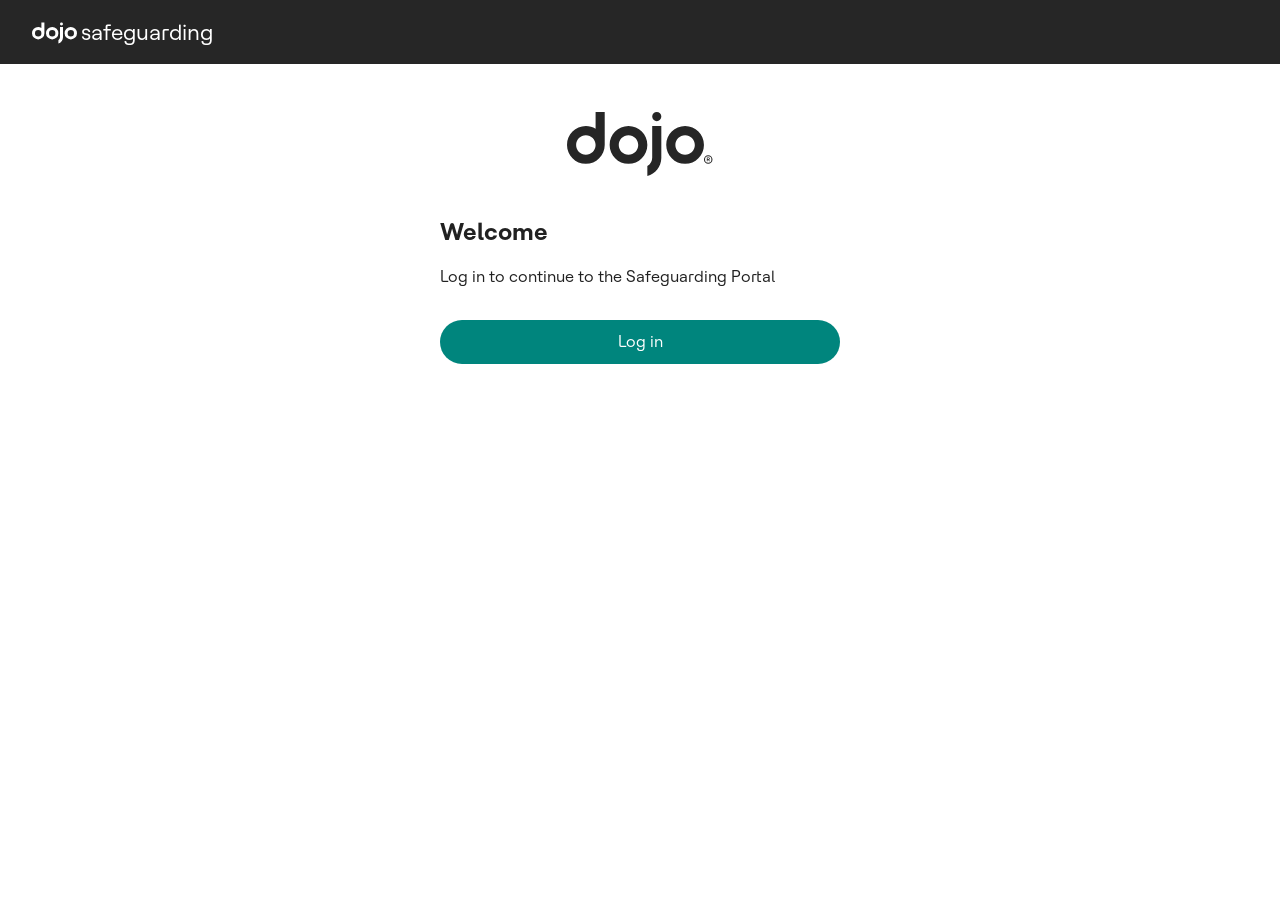
<file: index.html>
<!DOCTYPE html>
<html lang="en">
<head>
  <meta charset="UTF-8" />
  <meta name="viewport" content="width=device-width, initial-scale=1.0" />
  <title>Log in — Safeguarding</title>
  <link rel="preconnect" href="https://fonts.googleapis.com" />
  <link rel="preconnect" href="https://fonts.gstatic.com" crossorigin />
  <link href="https://fonts.googleapis.com/css2?family=Inter:wght@400;500;600;700&display=swap" rel="stylesheet" />
  <link rel="stylesheet" href="css/styles.css" />
</head>
<body class="login-page">
  <header class="app-header">
    <a class="app-header__brand" href="index.html">
      <img class="app-header__logo" src="assets/dojo-mark-white.svg" width="45" height="24" alt="Dojo" />
      <span class="app-header__wordmark">safeguarding</span>
    </a>
  </header>

  <main class="login-main">
    <img class="login-main__logo" src="assets/dojo-wordmark-dark.svg" width="146" height="64" alt="dojo." />
    <h2 class="login-main__heading">Welcome</h2>
    <p class="login-main__subtitle">Log in to continue to the Safeguarding Portal</p>
    <button type="button" id="login-button" class="btn-pill-primary">Log in</button>
  </main>

  <script src="js/login.js"></script>
</body>
</html>
</file>
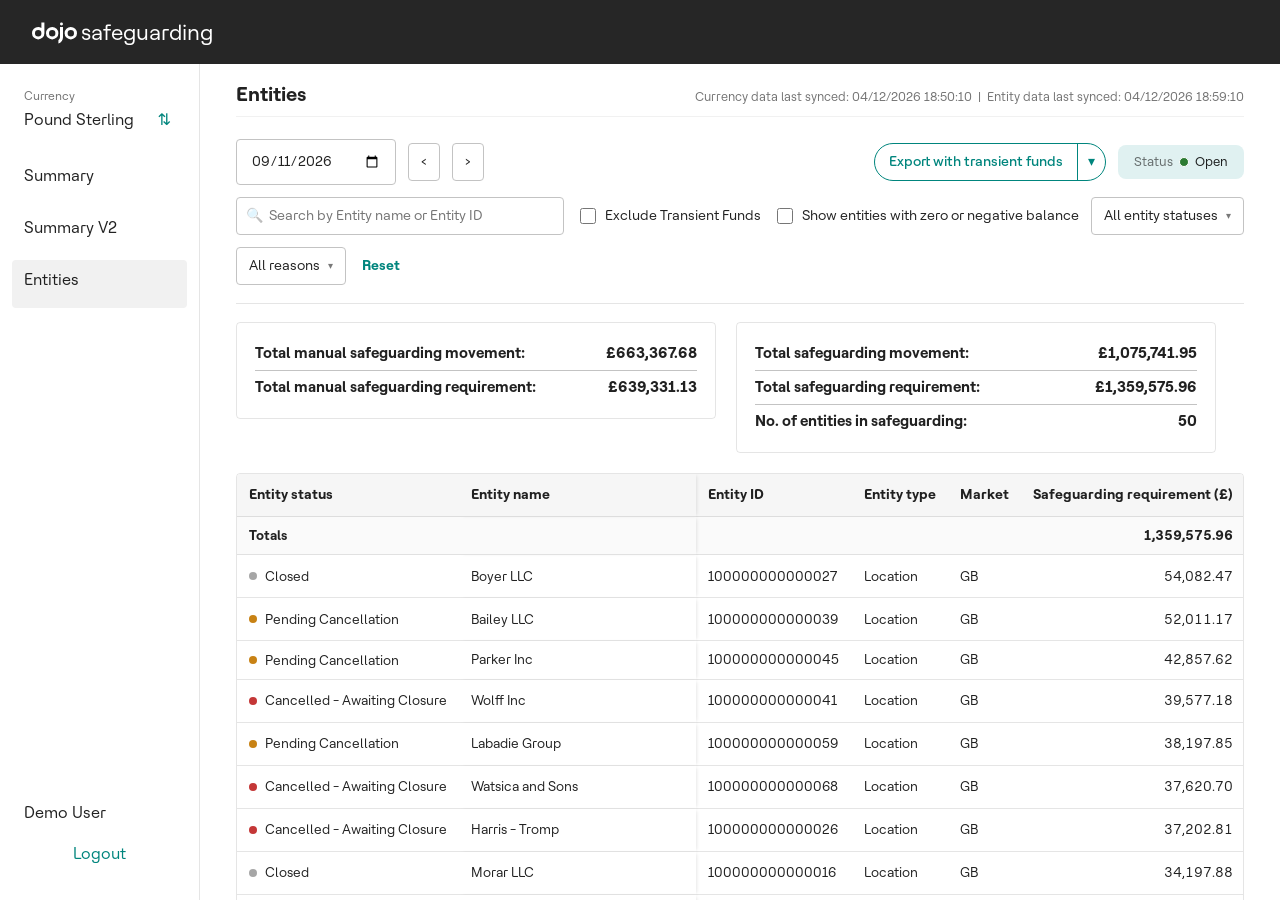
<file: dashboard.html>
<!DOCTYPE html>
<html lang="en">
<head>
  <meta charset="UTF-8" />
  <meta name="viewport" content="width=device-width, initial-scale=1.0" />
  <title>Entities — Safeguarding</title>
  <link rel="preconnect" href="https://fonts.googleapis.com" />
  <link rel="preconnect" href="https://fonts.gstatic.com" crossorigin />
  <link href="https://fonts.googleapis.com/css2?family=Inter:wght@400;500;600;700&display=swap" rel="stylesheet" />
  <link rel="stylesheet" href="css/styles.css" />
</head>
<body>
  <header class="app-header">
    <a href="summary.html" class="app-header__brand">
      <img class="app-header__logo" src="assets/dojo-mark-white.svg" width="45" height="24" alt="Dojo" />
      <span class="app-header__wordmark">safeguarding</span>
    </a>
  </header>

  <div class="app-shell">
    <aside class="app-sidebar">
      <div>
        <div class="sidebar-currency">
          <label class="sidebar-currency__label">Currency</label>
          <div class="sidebar-currency__row">
            <span class="sidebar-currency__value">Pound Sterling</span>
            <button class="sidebar-currency__swap" type="button" aria-label="Change currency">⇅</button>
          </div>
        </div>
        <nav class="sidebar-nav">
          <a href="summary.html" class="sidebar-nav__link">Summary</a>
          <a href="summary-v2.html" class="sidebar-nav__link">Summary V2</a>
          <a href="dashboard.html" class="sidebar-nav__link is-active">Entities</a>
        </nav>
      </div>
      <div class="sidebar-footer">
        <p class="sidebar-footer__user" id="current-user">Demo User</p>
        <button class="sidebar-footer__logout" type="button" id="btn-logout">Logout</button>
      </div>
    </aside>

    <main class="app-main">
      <div class="page">
        <div class="page-title-row">
          <h1 class="page-title">Entities</h1>
          <p class="sync-status">
            Currency data last synced: <span id="currency-sync-time"></span> &nbsp;|&nbsp;
            Entity data last synced: <span id="entity-sync-time"></span>
          </p>
        </div>

    <section class="toolbar">
      <div class="toolbar__row">
        <div class="period-bar__controls">
          <input type="date" id="period-date" value="2026-09-11" />
          <button class="icon-btn" type="button" id="btn-period-prev" aria-label="Previous period">‹</button>
          <button class="icon-btn" type="button" id="btn-period-next" aria-label="Next period">›</button>
        </div>

        <span class="spacer"></span>

        <div class="split-btn">
          <button class="split-btn__main" type="button" id="split-btn-main">Export with transient funds</button>
          <button class="split-btn__chevron" type="button" aria-label="More export options">▾</button>
        </div>

        <span class="status-pill"><span class="status-pill__label">Status</span><span class="status-pill__dot"></span>Open</span>
      </div>

      <div class="toolbar__row">
        <div class="search-field">
          <span class="search-field__icon">🔍</span>
          <input type="text" id="search-input" placeholder="Search by Entity name or Entity ID" />
        </div>

        <label class="checkbox-field">
          <input type="checkbox" id="chk-exclude-transient" />
          Exclude Transient Funds
        </label>
        <label class="checkbox-field">
          <input type="checkbox" id="chk-hide-zero-negative" />
          Show entities with zero or negative balance
        </label>

        <button class="dropdown-btn" type="button" id="filter-status">
          All entity statuses <span class="chevron">▾</span>
        </button>
        <button class="dropdown-btn" type="button" id="filter-reason">
          All reasons <span class="chevron">▾</span>
        </button>

        <button class="text-btn" type="button" id="btn-reset">Reset</button>
      </div>
    </section>

    <div class="metrics-row">
      <div class="metrics-block">
        <div class="metrics-block__row">
          <span class="metric__label">Total manual safeguarding movement:</span>
          <span class="metric__value" id="metric-manual-movement">£0.00</span>
        </div>
        <hr class="metrics-block__divider" />
        <div class="metrics-block__row">
          <span class="metric__label">Total manual safeguarding requirement:</span>
          <span class="metric__value" id="metric-manual-requirement">£0.00</span>
        </div>
      </div>
      <div class="metrics-block">
        <div class="metrics-block__row">
          <span class="metric__label">Total safeguarding movement:</span>
          <span class="metric__value" id="metric-total-movement">£0.00</span>
        </div>
        <hr class="metrics-block__divider" />
        <div class="metrics-block__row">
          <span class="metric__label">Total safeguarding requirement:</span>
          <span class="metric__value" id="metric-total-requirement">£0.00</span>
        </div>
        <hr class="metrics-block__divider" />
        <div class="metrics-block__row">
          <span class="metric__label">No. of entities in safeguarding:</span>
          <span class="metric__value" id="entity-count">0</span>
        </div>
      </div>
    </div>

    <div class="table-container">
      <div class="legend-popover" id="legend-popover">
        <h4>Entity status legend</h4>
        <div class="legend-popover__item"><span class="status-chip status-chip--active">Active</span></div>
        <div class="legend-popover__item"><span class="status-chip status-chip--closed">Closed</span></div>
        <div class="legend-popover__item"><span class="status-chip status-chip--pending-cancellation">Pending Cancellation</span></div>
        <div class="legend-popover__item"><span class="status-chip status-chip--cancelled">Cancelled - Awaiting Closure</span></div>
      </div>

      <div class="table-wrapper">
        <table class="data-table">
          <thead>
            <tr id="table-header-row"></tr>
          </thead>
          <tbody id="totals-body">
            <tr class="totals-row" id="totals-row"></tr>
          </tbody>
          <tbody id="table-body"></tbody>
        </table>
      </div>
    </div>

    <div class="pagination">
      <div class="pagination__page-size">
        <label for="page-size-select">Rows per page</label>
        <select id="page-size-select">
          <option value="10">10</option>
          <option value="25">25</option>
          <option value="50" selected>50</option>
          <option value="100">100</option>
        </select>
      </div>
      <div class="pagination__controls">
        <button type="button" id="btn-first">First</button>
        <button type="button" id="btn-prev">Previous</button>
        <span class="pagination__info" id="pagination-info"></span>
        <button type="button" id="btn-next">Next</button>
        <button type="button" id="btn-last">Last</button>
      </div>
    </div>
      </div>
    </main>
  </div>

  <script src="js/data.js"></script>
  <script src="js/dashboard.js"></script>
</body>
</html>
</file>
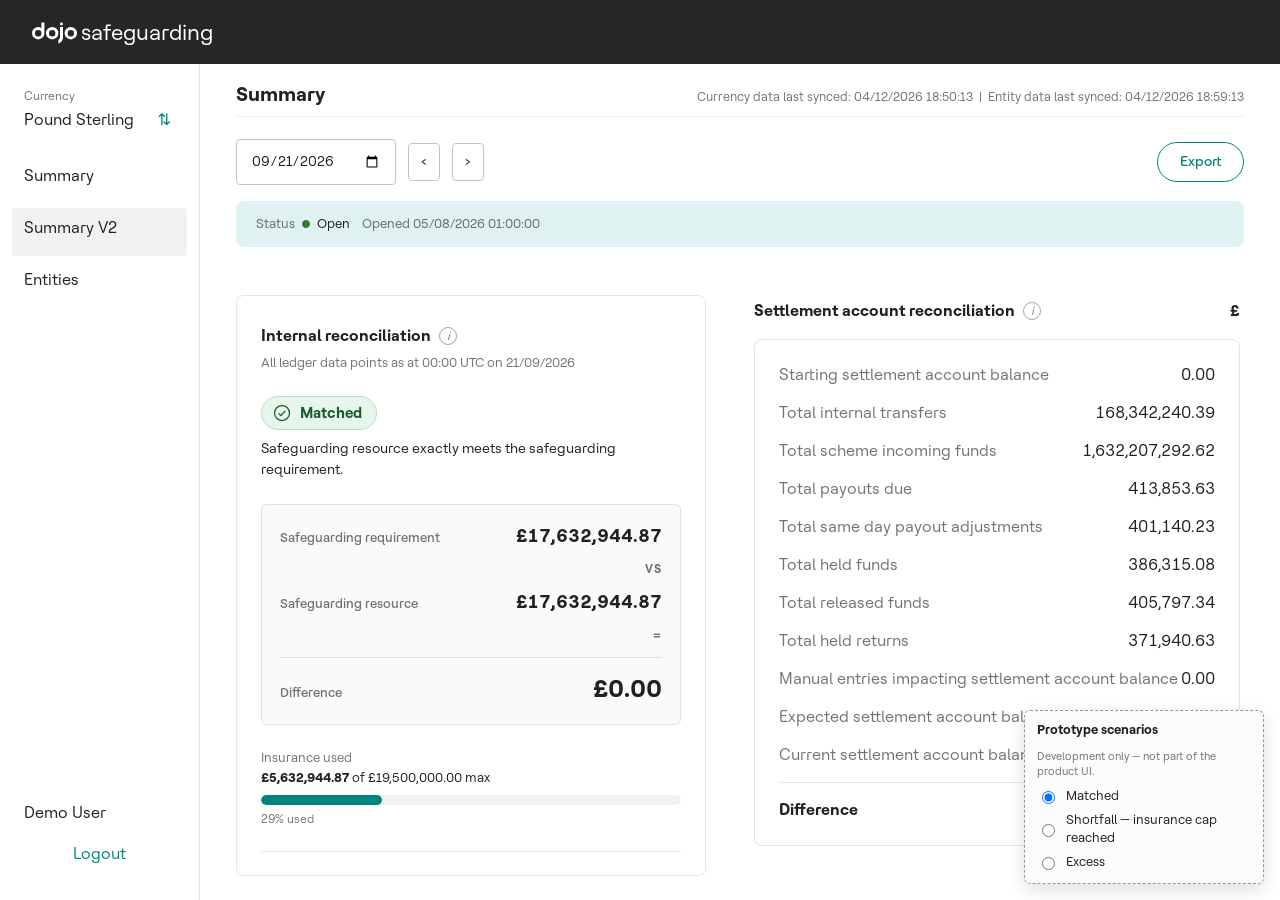
<file: summary-v2.html>
<!DOCTYPE html>
<html lang="en">
<head>
  <meta charset="UTF-8" />
  <meta name="viewport" content="width=device-width, initial-scale=1.0" />
  <title>Summary V2 — Safeguarding</title>
  <link rel="preconnect" href="https://fonts.googleapis.com" />
  <link rel="preconnect" href="https://fonts.gstatic.com" crossorigin />
  <link href="https://fonts.googleapis.com/css2?family=Inter:wght@400;500;600;700&display=swap" rel="stylesheet" />
  <link rel="stylesheet" href="css/styles.css?v=4" />
</head>
<body>
  <header class="app-header">
    <a href="summary.html" class="app-header__brand">
      <img class="app-header__logo" src="assets/dojo-mark-white.svg" width="45" height="24" alt="Dojo" />
      <span class="app-header__wordmark">safeguarding</span>
    </a>
  </header>

  <div class="app-shell">
    <aside class="app-sidebar">
      <div>
        <div class="sidebar-currency">
          <label class="sidebar-currency__label">Currency</label>
          <div class="sidebar-currency__row">
            <span class="sidebar-currency__value">Pound Sterling</span>
            <button class="sidebar-currency__swap" type="button" aria-label="Change currency">⇅</button>
          </div>
        </div>
        <nav class="sidebar-nav">
          <a href="summary.html" class="sidebar-nav__link">Summary</a>
          <a href="summary-v2.html" class="sidebar-nav__link is-active" aria-current="page">Summary V2</a>
          <a href="dashboard.html" class="sidebar-nav__link">Entities</a>
        </nav>
      </div>
      <div class="sidebar-footer">
        <p class="sidebar-footer__user" id="current-user">Demo User</p>
        <button class="sidebar-footer__logout" type="button" id="btn-logout">Logout</button>
      </div>
    </aside>

    <main class="app-main app-main--split">
      <div class="page page--split">
        <div class="page-title-row">
          <h1 class="page-title">Summary</h1>
          <p class="sync-status">
            Currency data last synced: <span id="currency-sync-time"></span> &nbsp;|&nbsp;
            Entity data last synced: <span id="entity-sync-time"></span>
          </p>
        </div>

        <div class="period-bar">
          <div class="period-bar__top">
            <div class="period-bar__controls">
              <input type="date" id="period-date" value="2026-09-21" />
              <button class="icon-btn" type="button" id="btn-period-prev" aria-label="Previous period">‹</button>
              <button class="icon-btn" type="button" id="btn-period-next" aria-label="Next period">›</button>
            </div>
            <button class="btn-export" type="button" id="btn-export">Export</button>
          </div>
          <span class="status-pill">
            <span class="status-pill__label">Status</span>
            <span class="status-pill__dot"></span>
            Open
            <span class="status-pill__label">&nbsp;&nbsp;Opened 05/08/2026 01:00:00</span>
          </span>
        </div>

        <div class="summary-content summary-content--split">

        <!-- ============================================================ -->
        <!-- Left column — internal reconciliation                        -->
        <!-- ============================================================ -->
        <div class="summary-split__col summary-split__col--left">
        <section class="card-section recon" aria-labelledby="recon-title">
          <div class="card recon__card">
            <div class="card-section__header">
              <div class="card-section__title-group">
                <h2 class="card-section__title" id="recon-title">Internal reconciliation</h2>
                <span class="card-section__info" title="Compares the safeguarding requirement against the safeguarding resource held.">i</span>
              </div>
            </div>

            <p class="recon__point" id="recon-point">All ledger data points as at 00:00 UTC on the selected date</p>

            <div class="recon__outcome" id="recon-outcome" role="status" aria-live="polite">
              <span class="recon__outcome-badge" id="recon-outcome-badge">
                <span class="recon__outcome-icon" id="recon-outcome-icon" aria-hidden="true"></span>
                <span id="recon-outcome-label">—</span>
              </span>
              <p class="recon__outcome-message" id="recon-outcome-message"></p>
            </div>

            <dl class="recon__compare">
              <div class="recon__compare-item">
                <dt class="recon__compare-label">Safeguarding requirement</dt>
                <dd class="recon__compare-value" id="recon-requirement">—</dd>
              </div>
              <div class="recon__compare-op" aria-hidden="true">vs</div>
              <div class="recon__compare-item">
                <dt class="recon__compare-label">Safeguarding resource</dt>
                <dd class="recon__compare-value" id="recon-resource">—</dd>
              </div>
              <div class="recon__compare-op" aria-hidden="true">=</div>
              <div class="recon__compare-item recon__compare-item--emphasis">
                <dt class="recon__compare-label">Difference</dt>
                <dd class="recon__compare-value recon__compare-value--lg" id="recon-difference">—</dd>
              </div>
            </dl>

            <div id="recon-exceptions"></div>
            <div class="ins-meter ins-meter--recon" id="ins-meter">
              <div class="ins-meter__header">
                <span class="ins-meter__label">Insurance used</span>
                <span class="ins-meter__value"><strong id="ins-meter-allocated">—</strong> of <span id="ins-meter-max">—</span> max</span>
              </div>
              <div class="ins-meter__track" role="meter" id="ins-meter-track" aria-label="Insurance allocated against the maximum available" aria-valuemin="0" aria-valuemax="100" aria-valuenow="0">
                <div class="ins-meter__fill" id="ins-meter-fill"></div>
              </div>
              <span class="ins-meter__status" id="ins-meter-status"></span>
            </div>

            <details class="disclosure" id="disclosure-requirement">
              <summary class="disclosure__summary">
                <span class="disclosure__chevron" aria-hidden="true"></span>
                How the requirement was calculated
              </summary>
              <div class="disclosure__body">
                <table class="breakdown">
                  <caption class="sr-only">Safeguarding requirement breakdown</caption>
                  <tbody>
                    <tr>
                      <th scope="row">Individual safeguarding balances</th>
                      <td id="rq-individual">—</td>
                    </tr>
                    <tr>
                      <th scope="row">Unidentified or unallocated relevant funds</th>
                      <td id="rq-unknown">—</td>
                    </tr>
                    <tr>
                      <th scope="row" class="breakdown__sub">of which manual entries</th>
                      <td id="rq-manual">—</td>
                    </tr>
                  </tbody>
                </table>

                <table class="breakdown breakdown--total">
                  <tbody>
                    <tr>
                      <th scope="row">Safeguarding requirement</th>
                      <td id="rq-total">—</td>
                    </tr>
                  </tbody>
                </table>
              </div>
            </details>

            <details class="disclosure" id="disclosure-resource">
              <summary class="disclosure__summary">
                <span class="disclosure__chevron" aria-hidden="true"></span>
                How the resource was calculated
              </summary>
              <div class="disclosure__body">
                <table class="breakdown">
                  <caption class="sr-only">Safeguarding resource breakdown</caption>
                  <tbody>
                    <tr>
                      <th scope="row">Safeguarded account balances</th>
                      <td id="rs-safeguarded">—</td>
                    </tr>
                    <tr>
                      <th scope="row">Settlement account balances</th>
                      <td id="rs-settlement">—</td>
                    </tr>
                    <tr>
                      <th scope="row" title="Calculated dynamically: requirement minus the relevant bank account balances, floored at £0.00 and capped at the £19,500,000.00 available insurance limit.">Allocated insurance</th>
                      <td id="rs-insurance">—</td>
                    </tr>
                  </tbody>
                </table>

                <details class="disclosure disclosure--nested">
                  <summary class="disclosure__summary">
                    <span class="disclosure__chevron" aria-hidden="true"></span>
                    Account-level detail
                  </summary>
                  <div class="disclosure__body">
                    <table class="breakdown">
                      <caption class="breakdown__caption">Safeguarded accounts</caption>
                      <tbody>
                        <tr><th scope="row">Banking Circle</th><td id="rs-sg-bc">—</td></tr>
                        <tr><th scope="row">Citi</th><td id="rs-sg-citi">—</td></tr>
                      </tbody>
                    </table>
                    <table class="breakdown">
                      <caption class="breakdown__caption">Settlement accounts</caption>
                      <tbody>
                        <tr><th scope="row">Banking Circle</th><td id="rs-st-bc">—</td></tr>
                        <tr><th scope="row">Citi</th><td id="rs-st-citi">—</td></tr>
                      </tbody>
                    </table>
                  </div>
                </details>

                <table class="breakdown breakdown--total">
                  <tbody>
                    <tr>
                      <th scope="row">Total safeguarding resource</th>
                      <td id="rs-total">—</td>
                    </tr>
                  </tbody>
                </table>
              </div>
            </details>
          </div>
        </section>
        </div>

        <!-- ============================================================ -->
        <!-- Right column — existing detailed summary                     -->
        <!-- ============================================================ -->
        <div class="summary-split__col summary-split__col--right">
        <section class="card-section">
          <div class="card-section__header">
            <div class="card-section__title-group">
              <h2 class="card-section__title">Settlement account reconciliation</h2>
              <span class="card-section__info">i</span>
            </div>
            <span class="card-section__currency">£</span>
          </div>
          <div class="card">
            <ol>
              <li class="card-row"><span class="card-row__label">Starting settlement account balance</span><span class="card-row__value">0.00</span></li>
              <li class="card-row"><span class="card-row__label">Total internal transfers</span><span class="card-row__value">168,342,240.39</span></li>
              <li class="card-row"><span class="card-row__label">Total scheme incoming funds</span><span class="card-row__value">1,632,207,292.62</span></li>
              <li class="card-row"><span class="card-row__label">Total payouts due</span><span class="card-row__value">413,853.63</span></li>
              <li class="card-row"><span class="card-row__label">Total same day payout adjustments</span><span class="card-row__value">401,140.23</span></li>
              <li class="card-row"><span class="card-row__label">Total held funds</span><span class="card-row__value">386,315.08</span></li>
              <li class="card-row"><span class="card-row__label">Total released funds</span><span class="card-row__value">405,797.34</span></li>
              <li class="card-row"><span class="card-row__label">Total held returns</span><span class="card-row__value">371,940.63</span></li>
              <li class="card-row"><span class="card-row__label">Manual entries impacting settlement account balance</span><span class="card-row__value">0.00</span></li>
              <li class="card-row"><span class="card-row__label">Expected settlement account balance</span><span class="card-row__value">1,800,086,997.52</span></li>
              <li class="card-row"><span class="card-row__label">Current settlement account balance</span><span class="card-row__value">0.00</span></li>
              <li class="card-row is-total"><span class="card-row__label">Difference</span><span class="card-row__value">1,800,086,997.52</span></li>
            </ol>
          </div>
        </section>

        <section class="card-section">
          <div class="card-section__header">
            <div class="card-section__title-group">
              <h2 class="card-section__title">Previous safeguarding requirement</h2>
              <span class="card-section__info">i</span>
            </div>
          </div>
          <div class="card">
            <ol>
              <li class="card-row"><span class="card-row__label">Previous safeguarding requirement</span><span class="card-row__value" id="sum-previous-requirement">—</span></li>
              <li class="card-row"><span class="card-row__label">Previous requirement excluding transient funds</span><span class="card-row__value">192,624.56</span></li>
            </ol>
          </div>
        </section>

        <section class="card-section">
          <div class="card-section__header">
            <div class="card-section__title-group">
              <h2 class="card-section__title">Held and released funds</h2>
              <span class="card-section__info">i</span>
            </div>
          </div>
          <div class="card">
            <ol>
              <li class="card-row"><span class="card-row__label">Total held funds</span><span class="card-row__value">386,315.08</span></li>
              <li class="card-row"><span class="card-row__label">Total released funds</span><span class="card-row__value">405,797.34</span></li>
            </ol>
          </div>
        </section>

        <section class="card-section">
          <div class="card-section__header">
            <div class="card-section__title-group">
              <h2 class="card-section__title">Safeguarding account activity</h2>
              <span class="card-section__info">i</span>
            </div>
          </div>
          <div class="card">
            <ol>
              <li class="card-row"><span class="card-row__label">Customer payments to safeguarding account</span><span class="card-row__value">427,835.90</span></li>
              <li class="card-row"><span class="card-row__label">Customer payments from safeguarding account</span><span class="card-row__value">424,024.48</span></li>
            </ol>
          </div>
        </section>

        <section class="card-section">
          <div class="card-section__header">
            <div class="card-section__title-group">
              <h2 class="card-section__title">Held Returns</h2>
              <span class="card-section__info">i</span>
            </div>
          </div>
          <div class="card">
            <ol>
              <li class="card-row"><span class="card-row__label">Total held returns</span><span class="card-row__value">371,940.63</span></li>
            </ol>
          </div>
        </section>

        <section class="card-section">
          <div class="card-section__header">
            <div class="card-section__title-group">
              <h2 class="card-section__title">Adjustments</h2>
              <span class="card-section__info">i</span>
            </div>
          </div>
          <div class="card">
            <ol>
              <li class="card-row"><span class="card-row__label">Payout adjustments on held payouts</span><span class="card-row__value">408,991.45</span></li>
              <li class="card-row"><span class="card-row__label">Profile adjustments</span><span class="card-row__value">360,109.69</span></li>
              <li class="card-row is-total"><span class="card-row__label">Total adjustments</span><span class="card-row__value">769,101.14</span></li>
            </ol>
          </div>
        </section>

        <section class="card-section">
          <div class="card-section__header">
            <div class="card-section__title-group">
              <h2 class="card-section__title">Exception transactions</h2>
              <span class="card-section__info">i</span>
            </div>
          </div>
          <div class="card">
            <ol>
              <li class="card-row"><span class="card-row__label">Held exception transactions</span><span class="card-row__value">406,013.74</span></li>
              <li class="card-row"><span class="card-row__label">Released exception transactions</span><span class="card-row__value">426,688.66</span></li>
            </ol>
          </div>
        </section>

        <section class="card-section">
          <div class="card-section__header">
            <div class="card-section__title-group">
              <h2 class="card-section__title">Transient funds</h2>
              <span class="card-section__info">i</span>
            </div>
          </div>
          <div class="card">
            <ol>
              <li class="card-row"><span class="card-row__label">Deferred Funds</span><span class="card-row__value">43,305.39</span></li>
              <li class="card-row"><span class="card-row__label">Scheme settled, not accrued</span><span class="card-row__value">348,604.57</span></li>
              <li class="card-row"><span class="card-row__label">Transient funds paid out</span><span class="card-row__value">431,776.06</span></li>
            </ol>
          </div>
        </section>

        <section class="card-section">
          <div class="card-section__header">
            <div class="card-section__title-group">
              <h2 class="card-section__title">Manual safeguarding entries</h2>
              <span class="card-section__info">i</span>
            </div>
          </div>
          <div class="card">
            <ol>
              <li class="card-row"><span class="card-row__label">Manual safeguarding movement</span><span class="card-row__value" id="sum-manual-movement">—</span></li>
            </ol>
          </div>
        </section>

        <section class="card-section">
          <div class="card-section__header">
            <div class="card-section__title-group">
              <h2 class="card-section__title">Safeguarding requirement</h2>
              <span class="card-section__info">i</span>
            </div>
          </div>
          <div class="card">
            <ol>
              <li class="card-row"><span class="card-row__label">Movement</span><span class="card-row__value" id="sum-movement">—</span></li>
              <li class="card-row"><span class="card-row__label">Requirement</span><span class="card-row__value" id="sum-requirement">—</span></li>
              <li class="card-row"><span class="card-row__label">Requirement excluding transient funds</span><span class="card-row__value" id="sum-requirement-ex-transient">—</span></li>
            </ol>
            <details class="disclosure disclosure--inline">
              <summary class="disclosure__summary">
                <span class="disclosure__chevron" aria-hidden="true"></span>
                Requirement breakdown
              </summary>
              <div class="disclosure__body">
                <table class="breakdown">
                  <caption class="sr-only">Requirement breakdown</caption>
                  <tbody>
                    <tr><th scope="row">Individual safeguarding balances</th><td id="sum-rq-individual">—</td></tr>
                    <tr><th scope="row">Unidentified or unallocated relevant funds</th><td id="sum-rq-unknown">—</td></tr>
                    <tr><th scope="row" class="breakdown__sub">of which manual entries</th><td id="sum-rq-manual">—</td></tr>
                  </tbody>
                </table>
              </div>
            </details>
          </div>
        </section>

        <!-- Safeguarding resource -->
        <section class="card-section">
          <div class="card-section__header">
            <div class="card-section__title-group">
              <h2 class="card-section__title">Safeguarding resource</h2>
              <span class="card-section__info" title="Safeguarded account balances plus settlement account balances plus allocated insurance, as of 00:00 UTC.">i</span>
            </div>
          </div>
          <div class="card">
            <ol>
              <li class="card-row"><span class="card-row__label">Safeguarded account balances</span><span class="card-row__value" id="res-safeguarded">—</span></li>
              <li class="card-row"><span class="card-row__label">Settlement account balances</span><span class="card-row__value" id="res-settlement">—</span></li>
              <li class="card-row"><span class="card-row__label" title="Calculated dynamically: requirement minus the relevant bank account balances, floored at £0.00 and capped at the £19,500,000.00 available insurance limit.">Allocated insurance</span><span class="card-row__value" id="res-insurance">—</span></li>
              <li class="card-row is-total"><span class="card-row__label">Total safeguarding resource</span><span class="card-row__value" id="res-total">—</span></li>
            </ol>
          </div>
        </section>

        <section class="card-section">
          <div class="card-section__header">
            <div class="card-section__title-group">
              <h2 class="card-section__title">Safeguarding insurance</h2>
              <span class="card-section__info">i</span>
            </div>
          </div>
          <div class="card">
            <ol>
              <li class="card-row"><span class="card-row__label">Insurance available (max)</span><span class="card-row__value" id="ins-available">—</span></li>
              <li class="card-row"><span class="card-row__label">Insurance required</span><span class="card-row__value" id="ins-required">—</span></li>
              <li class="card-row"><span class="card-row__label" title="Calculated dynamically: requirement minus the relevant bank account balances, floored at £0.00 and capped at the £19,500,000.00 available insurance limit.">Insurance allocated</span><span class="card-row__value" id="ins-allocated">—</span></li>
              <li class="card-row is-total"><span class="card-row__label">Insurance remaining</span><span class="card-row__value" id="ins-remaining">—</span></li>
            </ol>
            <div id="ins-cap-alert"></div>
          </div>
        </section>

        <section class="card-section">
          <div class="card-section__header">
            <div class="card-section__title-group">
              <h2 class="card-section__title">Safeguarding account</h2>
              <span class="card-section__info">i</span>
            </div>
          </div>
          <p class="sync-status" style="margin: -8px 0 12px;">Last successfully checked: <span id="account-checked-time"></span></p>
          <div class="card">
            <ol>
              <li class="card-row"><span class="card-row__label">Required safeguarding account balance</span><span class="card-row__value" id="acct-required">—</span></li>
              <li class="card-row"><span class="card-row__label">Banking Circle safeguarding account balance</span><span class="card-row__value" id="acct-bc">—</span></li>
              <li class="card-row"><span class="card-row__label">Citi safeguarding account balance</span><span class="card-row__value" id="acct-citi">—</span></li>
              <li class="card-row is-total"><span class="card-row__label">Required movement to safeguarding account</span><span class="card-row__value" id="acct-movement">—</span></li>
            </ol>
          </div>
        </section>

        <section class="notes-history">
          <h3 class="notes-history__title">Notes and approval history</h3>
          <div class="timeline-card">
            <ol class="timeline">
              <li class="timeline-item">
                <div class="timeline-item__icon timeline-item__icon--alert">!</div>
                <div class="timeline-item__content">
                  <div class="timeline-item__header">
                    <span class="timeline-item__action">Manual entry impacting safeguarding movement</span>
                    <span class="timeline-item__by"> - by Carolina Armstrong</span>
                  </div>
                  <div class="timeline-item__date">05/08/2026 11:31:44</div>
                  <div class="timeline-item__body">
                    <p>Tempora sit optio laboriosam et quo velit et quas. Et autem eaque neque rem animi eum maxime fuga ex. Earum est odio in. Ut consequatur fugiat eaque autem incidunt qui iure sed.</p>
                    <ul>
                      <li>Illum ullam nostrum ipsam aliquid ab error et omnis.</li>
                      <li>Consectetur sunt dolor eos non sapiente explicabo.</li>
                    </ul>
                    <p class="timeline-item__amount">Manual safeguarding entry amount: <span class="is-negative" id="timeline-manual-amount">—</span></p>
                  </div>
                </div>
              </li>
              <li class="timeline-item">
                <div class="timeline-item__icon timeline-item__icon--notes">&#128172;</div>
                <div class="timeline-item__content">
                  <div class="timeline-item__header">
                    <span class="timeline-item__action">Notes</span>
                    <span class="timeline-item__by"> - by Lina Prosacco</span>
                  </div>
                  <div class="timeline-item__date">05/08/2026 10:33:44</div>
                  <div class="timeline-item__body">
                    <p><strong>beatae</strong> ab. Dignissimos soluta dolor impedit.</p>
                  </div>
                </div>
              </li>
              <li class="timeline-item timeline-item--last">
                <div class="timeline-item__icon timeline-item__icon--open"></div>
                <div class="timeline-item__content">
                  <div class="timeline-item__header">
                    <span class="timeline-item__action">Opened</span>
                    <span class="timeline-item__by"> - by Benji Bonza</span>
                  </div>
                  <div class="timeline-item__date">05/08/2026 01:00:00</div>
                </div>
              </li>
            </ol>
          </div>
        </section>
        </div>
        </div>
      </div>
    </main>
  </div>

  <!-- Development-only scenario switcher. Sits outside the product UI. -->
  <aside class="devbar" id="devbar" aria-label="Prototype scenario switcher">
    <button class="devbar__toggle" type="button" id="devbar-toggle" aria-expanded="true" aria-controls="devbar-panel">
      Prototype scenarios
    </button>
    <div class="devbar__panel" id="devbar-panel">
      <p class="devbar__hint">Development only — not part of the product UI.</p>
      <div class="devbar__options" id="devbar-options" role="radiogroup" aria-label="Reconciliation scenario"></div>
    </div>
  </aside>

  <script src="js/icons.js?v=4"></script>
  <script src="js/data.js?v=4"></script>
  <script src="js/reconciliation.js?v=4"></script>
  <script src="js/summary-v2.js?v=4"></script>
</body>
</html>
</file>
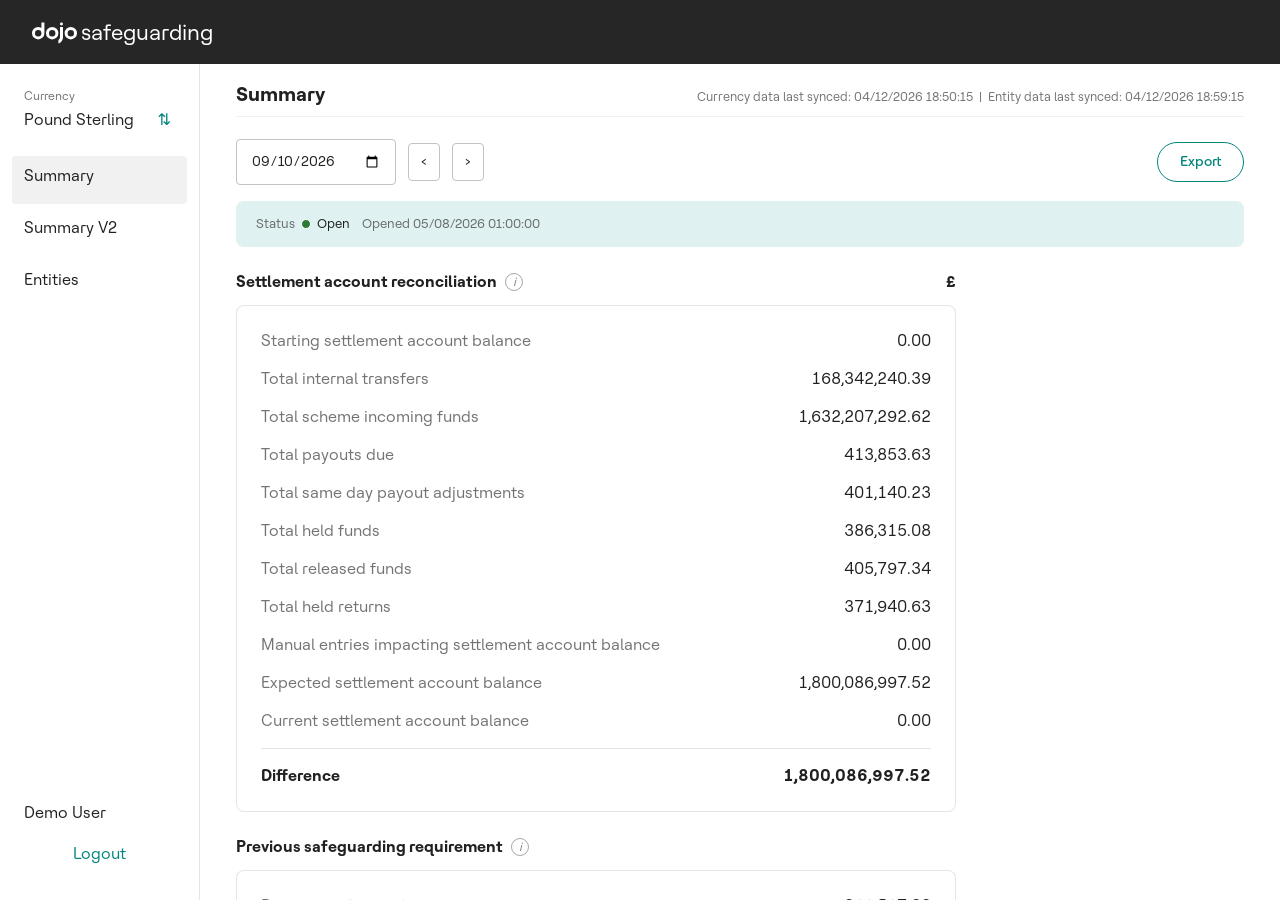
<file: summary.html>
<!DOCTYPE html>
<html lang="en">
<head>
  <meta charset="UTF-8" />
  <meta name="viewport" content="width=device-width, initial-scale=1.0" />
  <title>Summary — Safeguarding</title>
  <link rel="preconnect" href="https://fonts.googleapis.com" />
  <link rel="preconnect" href="https://fonts.gstatic.com" crossorigin />
  <link href="https://fonts.googleapis.com/css2?family=Inter:wght@400;500;600;700&display=swap" rel="stylesheet" />
  <link rel="stylesheet" href="css/styles.css" />
</head>
<body>
  <header class="app-header">
    <a href="summary.html" class="app-header__brand">
      <img class="app-header__logo" src="assets/dojo-mark-white.svg" width="45" height="24" alt="Dojo" />
      <span class="app-header__wordmark">safeguarding</span>
    </a>
  </header>

  <div class="app-shell">
    <aside class="app-sidebar">
      <div>
        <div class="sidebar-currency">
          <label class="sidebar-currency__label">Currency</label>
          <div class="sidebar-currency__row">
            <span class="sidebar-currency__value">Pound Sterling</span>
            <button class="sidebar-currency__swap" type="button" aria-label="Change currency">⇅</button>
          </div>
        </div>
        <nav class="sidebar-nav">
          <a href="summary.html" class="sidebar-nav__link is-active">Summary</a>
          <a href="summary-v2.html" class="sidebar-nav__link">Summary V2</a>
          <a href="dashboard.html" class="sidebar-nav__link">Entities</a>
        </nav>
      </div>
      <div class="sidebar-footer">
        <p class="sidebar-footer__user" id="current-user">Demo User</p>
        <button class="sidebar-footer__logout" type="button" id="btn-logout">Logout</button>
      </div>
    </aside>

    <main class="app-main">
      <div class="page">
        <div class="page-title-row">
          <h1 class="page-title">Summary</h1>
          <p class="sync-status">
            Currency data last synced: <span id="currency-sync-time"></span> &nbsp;|&nbsp;
            Entity data last synced: <span id="entity-sync-time"></span>
          </p>
        </div>

        <div class="period-bar">
          <div class="period-bar__top">
            <div class="period-bar__controls">
              <input type="date" id="period-date" value="2026-09-10" />
              <button class="icon-btn" type="button" id="btn-period-prev" aria-label="Previous period">‹</button>
              <button class="icon-btn" type="button" id="btn-period-next" aria-label="Next period">›</button>
            </div>
            <button class="btn-export" type="button" id="btn-export">Export</button>
          </div>
          <span class="status-pill">
            <span class="status-pill__label">Status</span>
            <span class="status-pill__dot"></span>
            Open
            <span class="status-pill__label">&nbsp;&nbsp;Opened 05/08/2026 01:00:00</span>
          </span>
        </div>

        <div class="summary-content">
        <section class="card-section">
          <div class="card-section__header">
            <div class="card-section__title-group">
              <h2 class="card-section__title">Settlement account reconciliation</h2>
              <span class="card-section__info">i</span>
            </div>
            <span class="card-section__currency">£</span>
          </div>
          <div class="card">
            <ol>
              <li class="card-row"><span class="card-row__label">Starting settlement account balance</span><span class="card-row__value">0.00</span></li>
              <li class="card-row"><span class="card-row__label">Total internal transfers</span><span class="card-row__value">168,342,240.39</span></li>
              <li class="card-row"><span class="card-row__label">Total scheme incoming funds</span><span class="card-row__value">1,632,207,292.62</span></li>
              <li class="card-row"><span class="card-row__label">Total payouts due</span><span class="card-row__value">413,853.63</span></li>
              <li class="card-row"><span class="card-row__label">Total same day payout adjustments</span><span class="card-row__value">401,140.23</span></li>
              <li class="card-row"><span class="card-row__label">Total held funds</span><span class="card-row__value">386,315.08</span></li>
              <li class="card-row"><span class="card-row__label">Total released funds</span><span class="card-row__value">405,797.34</span></li>
              <li class="card-row"><span class="card-row__label">Total held returns</span><span class="card-row__value">371,940.63</span></li>
              <li class="card-row"><span class="card-row__label">Manual entries impacting settlement account balance</span><span class="card-row__value">0.00</span></li>
              <li class="card-row"><span class="card-row__label">Expected settlement account balance</span><span class="card-row__value">1,800,086,997.52</span></li>
              <li class="card-row"><span class="card-row__label">Current settlement account balance</span><span class="card-row__value">0.00</span></li>
              <li class="card-row is-total"><span class="card-row__label">Difference</span><span class="card-row__value">1,800,086,997.52</span></li>
            </ol>
          </div>
        </section>

        <section class="card-section">
          <div class="card-section__header">
            <div class="card-section__title-group">
              <h2 class="card-section__title">Previous safeguarding requirement</h2>
              <span class="card-section__info">i</span>
            </div>
          </div>
          <div class="card">
            <ol>
              <li class="card-row"><span class="card-row__label">Previous safeguarding requirement</span><span class="card-row__value">366,567.88</span></li>
              <li class="card-row"><span class="card-row__label">Previous requirement excluding transient funds</span><span class="card-row__value">192,624.56</span></li>
            </ol>
          </div>
        </section>

        <section class="card-section">
          <div class="card-section__header">
            <div class="card-section__title-group">
              <h2 class="card-section__title">Held and released funds</h2>
              <span class="card-section__info">i</span>
            </div>
          </div>
          <div class="card">
            <ol>
              <li class="card-row"><span class="card-row__label">Total held funds</span><span class="card-row__value">386,315.08</span></li>
              <li class="card-row"><span class="card-row__label">Total released funds</span><span class="card-row__value">405,797.34</span></li>
            </ol>
          </div>
        </section>

        <section class="card-section">
          <div class="card-section__header">
            <div class="card-section__title-group">
              <h2 class="card-section__title">Safeguarding account activity</h2>
              <span class="card-section__info">i</span>
            </div>
          </div>
          <div class="card">
            <ol>
              <li class="card-row"><span class="card-row__label">Customer payments to safeguarding account</span><span class="card-row__value">427,835.90</span></li>
              <li class="card-row"><span class="card-row__label">Customer payments from safeguarding account</span><span class="card-row__value">424,024.48</span></li>
            </ol>
          </div>
        </section>

        <section class="card-section">
          <div class="card-section__header">
            <div class="card-section__title-group">
              <h2 class="card-section__title">Held Returns</h2>
              <span class="card-section__info">i</span>
            </div>
          </div>
          <div class="card">
            <ol>
              <li class="card-row"><span class="card-row__label">Total held returns</span><span class="card-row__value">371,940.63</span></li>
            </ol>
          </div>
        </section>

        <section class="card-section">
          <div class="card-section__header">
            <div class="card-section__title-group">
              <h2 class="card-section__title">Adjustments</h2>
              <span class="card-section__info">i</span>
            </div>
          </div>
          <div class="card">
            <ol>
              <li class="card-row"><span class="card-row__label">Payout adjustments on held payouts</span><span class="card-row__value">408,991.45</span></li>
              <li class="card-row"><span class="card-row__label">Profile adjustments</span><span class="card-row__value">360,109.69</span></li>
              <li class="card-row is-total"><span class="card-row__label">Total adjustments</span><span class="card-row__value">769,101.14</span></li>
            </ol>
          </div>
        </section>

        <section class="card-section">
          <div class="card-section__header">
            <div class="card-section__title-group">
              <h2 class="card-section__title">Exception transactions</h2>
              <span class="card-section__info">i</span>
            </div>
          </div>
          <div class="card">
            <ol>
              <li class="card-row"><span class="card-row__label">Held exception transactions</span><span class="card-row__value">406,013.74</span></li>
              <li class="card-row"><span class="card-row__label">Released exception transactions</span><span class="card-row__value">426,688.66</span></li>
            </ol>
          </div>
        </section>

        <section class="card-section">
          <div class="card-section__header">
            <div class="card-section__title-group">
              <h2 class="card-section__title">Transient funds</h2>
              <span class="card-section__info">i</span>
            </div>
          </div>
          <div class="card">
            <ol>
              <li class="card-row"><span class="card-row__label">Deferred Funds</span><span class="card-row__value">43,305.39</span></li>
              <li class="card-row"><span class="card-row__label">Scheme settled, not accrued</span><span class="card-row__value">348,604.57</span></li>
              <li class="card-row"><span class="card-row__label">Transient funds paid out</span><span class="card-row__value">431,776.06</span></li>
            </ol>
          </div>
        </section>

        <section class="card-section">
          <div class="card-section__header">
            <div class="card-section__title-group">
              <h2 class="card-section__title">Manual safeguarding entries</h2>
              <span class="card-section__info">i</span>
            </div>
          </div>
          <div class="card">
            <ol>
              <li class="card-row"><span class="card-row__label">Manual safeguarding movement</span><span class="card-row__value is-negative">(1,160.75)</span></li>
            </ol>
          </div>
        </section>

        <section class="card-section">
          <div class="card-section__header">
            <div class="card-section__title-group">
              <h2 class="card-section__title">Safeguarding requirement</h2>
              <span class="card-section__info">i</span>
            </div>
          </div>
          <div class="card">
            <ol>
              <li class="card-row"><span class="card-row__label">Movement</span><span class="card-row__value">1,063,669.16</span></li>
              <li class="card-row"><span class="card-row__label">Requirement</span><span class="card-row__value">1,430,237.04</span></li>
              <li class="card-row"><span class="card-row__label">Requirement excluding transient funds</span><span class="card-row__value">1,132,984.52</span></li>
            </ol>
          </div>
        </section>

        <section class="card-section">
          <div class="card-section__header">
            <div class="card-section__title-group">
              <h2 class="card-section__title">Safeguarding insurance</h2>
              <span class="card-section__info">i</span>
            </div>
          </div>
          <div class="card">
            <ol>
              <li class="card-row"><span class="card-row__label">Insurance available (max)</span><span class="card-row__value">5,700,000.00</span></li>
              <li class="card-row"><span class="card-row__label">Insurance allocated</span><span class="card-row__value">1,430,237.04</span></li>
              <li class="card-row is-total"><span class="card-row__label">Insurance remaining</span><span class="card-row__value">4,269,762.96</span></li>
            </ol>
          </div>
        </section>

        <section class="card-section">
          <div class="card-section__header">
            <div class="card-section__title-group">
              <h2 class="card-section__title">Safeguarding account</h2>
              <span class="card-section__info">i</span>
            </div>
          </div>
          <p class="sync-status" style="margin: -8px 0 12px;">Last successfully checked: <span id="account-checked-time"></span></p>
          <div class="card">
            <ol>
              <li class="card-row"><span class="card-row__label">Required safeguarding account balance</span><span class="card-row__value">0.00</span></li>
              <li class="card-row"><span class="card-row__label">Current safeguarding account balance</span><span class="card-row__value">9,999,840.81</span></li>
              <li class="card-row is-total"><span class="card-row__label">Required movement to safeguarding account</span><span class="card-row__value is-negative">(9,999,840.81)</span></li>
            </ol>
          </div>
        </section>

        <section class="notes-history">
          <h3 class="notes-history__title">Notes and approval history</h3>
          <div class="timeline-card">
            <ol class="timeline">
              <li class="timeline-item">
                <div class="timeline-item__icon timeline-item__icon--alert">!</div>
                <div class="timeline-item__content">
                  <div class="timeline-item__header">
                    <span class="timeline-item__action">Manual entry impacting safeguarding movement</span>
                    <span class="timeline-item__by"> - by Carolina Armstrong</span>
                  </div>
                  <div class="timeline-item__date">05/08/2026 11:31:44</div>
                  <div class="timeline-item__body">
                    <p>Tempora sit optio laboriosam et quo velit et quas. Et autem eaque neque rem animi eum maxime fuga ex. Earum est odio in. Ut consequatur fugiat eaque autem incidunt qui iure sed.</p>
                    <ul>
                      <li>Illum ullam nostrum ipsam aliquid ab error et omnis.</li>
                      <li>Consectetur sunt dolor eos non sapiente explicabo.</li>
                    </ul>
                    <p class="timeline-item__amount">Manual safeguarding entry amount: <span class="is-negative">(£1,160.75)</span></p>
                  </div>
                </div>
              </li>
              <li class="timeline-item">
                <div class="timeline-item__icon timeline-item__icon--notes">&#128172;</div>
                <div class="timeline-item__content">
                  <div class="timeline-item__header">
                    <span class="timeline-item__action">Notes</span>
                    <span class="timeline-item__by"> - by Lina Prosacco</span>
                  </div>
                  <div class="timeline-item__date">05/08/2026 10:33:44</div>
                  <div class="timeline-item__body">
                    <p><strong>beatae</strong> ab. Dignissimos soluta dolor impedit.</p>
                  </div>
                </div>
              </li>
              <li class="timeline-item timeline-item--last">
                <div class="timeline-item__icon timeline-item__icon--open"></div>
                <div class="timeline-item__content">
                  <div class="timeline-item__header">
                    <span class="timeline-item__action">Opened</span>
                    <span class="timeline-item__by"> - by Benji Bonza</span>
                  </div>
                  <div class="timeline-item__date">05/08/2026 01:00:00</div>
                </div>
              </li>
            </ol>
          </div>
        </section>
        </div>
      </div>
    </main>
  </div>

  <script src="js/data.js"></script>
  <script src="js/summary.js"></script>
  <script>
    document.getElementById("account-checked-time").textContent = nowFormatted(12);
  </script>
</body>
</html>
</file>
<file: css/styles.css>
/* ==========================================================================
   Safeguarding — Design Prototype Stylesheet
   ========================================================================== */

/* "DOJO Roobert" — Dojo's real corporate typeface, pulled from the same
   publicly-hosted asset bucket the live app itself uses for its login
   screen (storage.googleapis.com/dojo-website-public-assets). Inter is
   kept further down the stack purely as a safety-net fallback. */

@font-face {
  font-family: "DOJO Roobert";
  src: url("../assets/fonts/DOJORoobert-Regular.woff2") format("woff2");
  font-weight: 400;
  font-style: normal;
  font-display: swap;
}

@font-face {
  font-family: "DOJO Roobert";
  src: url("../assets/fonts/DOJORoobert-Medium.woff2") format("woff2");
  font-weight: 500;
  font-style: normal;
  font-display: swap;
}

@font-face {
  font-family: "DOJO Roobert";
  src: url("../assets/fonts/DOJORoobert-Bold.woff2") format("woff2");
  font-weight: 600 700;
  font-style: normal;
  font-display: swap;
}

:root {
  --color-bg: #ffffff;
  --color-header-bg: rgb(38, 38, 38);
  --color-teal: rgb(0, 133, 125);
  --color-teal-hover: rgb(0, 110, 103);
  --color-text: rgba(0, 0, 0, 0.87);
  --color-text-muted: rgba(0, 0, 0, 0.55);
  --color-border: rgb(195, 195, 195);
  --color-border-light: rgba(0, 0, 0, 0.1);
  --color-nav-active-bg: rgb(241, 241, 241);
  --color-table-header-bg: rgb(246, 246, 246);
  --color-danger: rgb(196, 55, 55);
  --color-status-pill-bg: rgb(224, 241, 241);
  --color-status-dot: rgb(44, 123, 50);
  --radius-sm: 4px;
  --radius-md: 6px;
  --radius-pill: 40px;
  --shadow-card: 0 1px 3px rgba(0, 0, 0, 0.08), 0 1px 2px rgba(0, 0, 0, 0.06);
}

* {
  box-sizing: border-box;
}

html,
body {
  height: 100%;
}

body {
  margin: 0;
  font-family: "DOJO Roobert", "Inter", Arial, system-ui, -apple-system, sans-serif;
  color: var(--color-text);
  background: var(--color-bg);
  -webkit-font-smoothing: antialiased;
  display: flex;
  flex-direction: column;
  overflow: hidden;
}

a {
  color: var(--color-teal);
}

button {
  font-family: inherit;
  cursor: pointer;
}

/* ---------------------------------------------------------------------- */
/* Header bar                                                              */
/* ---------------------------------------------------------------------- */

.app-header {
  background: var(--color-header-bg);
  color: #ffffff;
  display: flex;
  align-items: center;
  padding: 0 32px;
  height: 64px;
  flex: 0 0 64px;
}

.app-header__brand {
  display: flex;
  align-items: center;
  gap: 4px;
  text-decoration: none;
  color: #ffffff;
}

.app-header__brand:hover {
  opacity: 0.9;
}

.app-header__logo {
  width: 45px;
  height: 24px;
  display: block;
}

.app-header__wordmark {
  font-weight: 400;
  font-size: 22px;
  color: #ffffff;
}

/* ---------------------------------------------------------------------- */
/* App shell: left sidebar + main content                                 */
/* (verified against the real authenticated app — the header itself only  */
/* contains the logo; currency, nav and logout all live in the sidebar)   */
/* ---------------------------------------------------------------------- */

.app-shell {
  display: flex;
  align-items: stretch;
  flex: 1 1 auto;
  min-height: 0;
  overflow: hidden;
}

.app-sidebar {
  flex: 0 0 200px;
  width: 200px;
  display: flex;
  flex-direction: column;
  justify-content: space-between;
  padding: 24px 12px;
  border-right: 1px solid var(--color-border-light);
  overflow-y: auto;
}

.sidebar-currency {
  padding: 0 12px;
  margin-bottom: 24px;
}

.sidebar-currency__label {
  display: block;
  font-size: 12px;
  font-weight: 400;
  color: var(--color-text-muted);
  margin-bottom: 4px;
}

.sidebar-currency__row {
  display: flex;
  align-items: center;
  justify-content: space-between;
  gap: 8px;
}

.sidebar-currency__value {
  font-size: 16px;
  color: var(--color-text);
}

.sidebar-currency__swap {
  background: transparent;
  border: none;
  color: var(--color-teal);
  font-size: 16px;
  line-height: 1;
  padding: 4px;
  border-radius: var(--radius-sm);
}

.sidebar-currency__swap:hover {
  background: rgba(0, 0, 0, 0.04);
}

.sidebar-nav {
  display: flex;
  flex-direction: column;
  gap: 4px;
  flex: 1;
}

.sidebar-nav__link {
  display: block;
  width: 175px;
  height: 48px;
  padding: 12px;
  border-radius: var(--radius-sm);
  font-size: 16px;
  font-weight: 400;
  line-height: 1;
  color: rgba(0, 0, 0, 0.87);
  text-decoration: none;
  background: transparent;
  box-sizing: border-box;
}

.sidebar-nav__link.is-active {
  background: var(--color-nav-active-bg);
}

.sidebar-nav__link:not(.is-active):hover {
  background: rgba(0, 0, 0, 0.04);
}

.sidebar-footer {
  padding: 0 12px;
}

.sidebar-footer__user {
  font-size: 16px;
  color: var(--color-text);
  margin: 0 0 8px;
}

.sidebar-footer__logout {
  width: 100%;
  height: 44px;
  padding: 9px 24px;
  border: 1px solid transparent;
  border-radius: var(--radius-pill);
  background: transparent;
  color: var(--color-teal);
  font-size: 16px;
}

.sidebar-footer__logout:hover {
  background: rgba(0, 133, 125, 0.08);
}

/* ---------------------------------------------------------------------- */
/* Page layout                                                             */
/* ---------------------------------------------------------------------- */

.app-main {
  flex: 1;
  min-width: 0;
  overflow-y: auto;
  height: 100%;
}

.page {
  padding: 0 36px 36px;
  max-width: 100%;
}

.summary-content {
  max-width: 720px;
}

.page-title-row {
  display: flex;
  align-items: baseline;
  justify-content: space-between;
  flex-wrap: wrap;
  gap: 8px;
  padding: 16px 0 8px;
  margin: 0 0 22px;
  border-bottom: 1px solid var(--color-nav-active-bg);
}

.page-title {
  font-size: 20px;
  font-weight: 700;
  margin: 0;
}

.sync-status {
  color: var(--color-text-muted);
  font-size: 12.5px;
  margin: 0;
}

/* ---------------------------------------------------------------------- */
/* Card sections (used on the Summary page)                                */
/* ---------------------------------------------------------------------- */

.card-section {
  margin: 24px 0 12px;
}

.card-section__header {
  display: flex;
  align-items: center;
  justify-content: space-between;
  margin: 24px 0 12px;
}

.card-section:first-child .card-section__header {
  margin-top: 0;
}

.card-section__title-group {
  display: flex;
  align-items: center;
  gap: 8px;
}

.card-section__title {
  font-size: 16px;
  font-weight: 700;
  margin: 0;
}

.card-section__info {
  width: 18px;
  height: 18px;
  border-radius: 50%;
  border: 1.5px solid rgba(0, 0, 0, 0.35);
  color: rgba(0, 0, 0, 0.5);
  font-size: 12px;
  font-style: italic;
  display: inline-flex;
  align-items: center;
  justify-content: center;
  line-height: 1;
}

.card-section__currency {
  color: var(--color-text);
  font-size: 15px;
  font-weight: 700;
}

.card {
  background: #ffffff;
  border: 1px solid var(--color-border-light);
  border-radius: 8px;
  padding: 24px;
  margin: 0 0 24px;
}

.card-row {
  display: flex;
  align-items: baseline;
  justify-content: space-between;
  margin: 0 0 16px;
  list-style: none;
}

.card-row:last-child {
  margin-bottom: 0;
}

.card-row__label {
  color: var(--color-text-muted);
  font-size: 16px;
}

.card-row__value {
  color: var(--color-text);
  font-size: 16px;
  font-variant-numeric: tabular-nums;
}

.card-row.is-total {
  border-top: 1px solid var(--color-border-light);
  padding-top: 16px;
  margin-top: 16px;
}

.card-row.is-total .card-row__label,
.card-row.is-total .card-row__value {
  font-weight: 700;
  color: var(--color-text);
}

.card-row__value.is-negative {
  color: var(--color-danger);
}

.card ol {
  margin: 0;
  padding: 0;
}

/* ---------------------------------------------------------------------- */
/* Notes and approval history                                              */
/* ---------------------------------------------------------------------- */

.notes-history {
  margin-top: 8px;
  padding-top: 24px;
}

.notes-history__title {
  font-size: 22px;
  font-weight: 700;
  margin: 0 0 20px;
}

.timeline-card {
  border: 1px solid var(--color-border-light);
  border-radius: 10px;
  padding: 28px 32px;
}

.timeline {
  list-style: none;
  margin: 0;
  padding: 0;
}

.timeline-item {
  position: relative;
  display: flex;
  gap: 16px;
  padding-bottom: 28px;
}

.timeline-item::before {
  content: "";
  position: absolute;
  left: 15px;
  top: 32px;
  bottom: 0;
  width: 1px;
  background: var(--color-border);
}

.timeline-item--last::before,
.timeline-item:last-child::before {
  display: none;
}

.timeline-item__icon {
  flex: 0 0 auto;
  width: 32px;
  height: 32px;
  border-radius: 50%;
  border: 1.5px solid var(--color-text-muted);
  display: flex;
  align-items: center;
  justify-content: center;
  font-size: 16px;
  font-weight: 700;
  color: var(--color-text-muted);
  background: #ffffff;
  z-index: 1;
}

.timeline-item__icon--alert {
  font-size: 18px;
}

.timeline-item__icon--notes {
  font-size: 14px;
}

.timeline-item__icon--open {
  border-width: 2px;
}

.timeline-item__content {
  flex: 1 1 auto;
  min-width: 0;
  padding-top: 3px;
}

.timeline-item__header {
  display: flex;
  flex-wrap: wrap;
  align-items: baseline;
  gap: 2px;
}

.timeline-item__action {
  font-weight: 700;
  font-size: 17px;
  color: var(--color-text);
}

.timeline-item__by {
  font-size: 15px;
  color: var(--color-text-muted);
}

.timeline-item__date {
  font-size: 14px;
  color: var(--color-text-muted);
  margin-top: 2px;
}

.timeline-item__body {
  font-size: 15px;
  color: var(--color-text);
  background: #f5f5f5;
  border-radius: 8px;
  padding: 20px 24px;
  margin-top: 12px;
}

.timeline-item__body p {
  margin: 0 0 12px;
}

.timeline-item__body p:last-child {
  margin-bottom: 0;
}

.timeline-item__body ul {
  margin: 0 0 12px;
  padding-left: 20px;
}

.timeline-item__amount {
  font-weight: 400;
}

.timeline-item__amount .is-negative {
  color: var(--color-text);
}

.period-bar {
  margin-bottom: 24px;
}

.period-bar__top {
  display: flex;
  align-items: center;
  justify-content: space-between;
  flex-wrap: wrap;
  gap: 16px;
  margin-bottom: 16px;
}

.period-bar__controls {
  display: flex;
  align-items: center;
  gap: 12px;
}

.btn-export {
  display: inline-flex;
  align-items: center;
  justify-content: center;
  height: 40px;
  padding: 0 22px;
  border: 1px solid var(--color-teal);
  border-radius: var(--radius-pill);
  background: transparent;
  color: var(--color-teal);
  font-size: 14px;
  font-weight: 500;
  font-family: inherit;
}

.btn-export:hover {
  background: rgba(0, 133, 125, 0.08);
}

#period-date {
  border: 1px solid var(--color-border);
  border-radius: var(--radius-sm);
  padding: 10px 14px;
  font-size: 14px;
  font-family: inherit;
  color: var(--color-text);
  width: 160px;
  height: 46px;
  box-sizing: border-box;
}

/* ---------------------------------------------------------------------- */
/* Toolbar                                                                 */
/* ---------------------------------------------------------------------- */

.toolbar {
  display: flex;
  flex-wrap: wrap;
  align-items: center;
  gap: 12px;
  margin-bottom: 18px;
  padding-bottom: 18px;
  border-bottom: 1px solid var(--color-border-light);
  position: relative;
}

.toolbar__row {
  display: flex;
  flex-wrap: wrap;
  align-items: center;
  gap: 12px;
  width: 100%;
}

.split-btn {
  display: inline-flex;
  align-items: stretch;
  border: 1px solid var(--color-teal);
  border-radius: var(--radius-pill);
  overflow: hidden;
}

.split-btn__main,
.split-btn__chevron {
  background: transparent;
  color: var(--color-teal);
  border: none;
  font-size: 14px;
  font-weight: 500;
  padding: 8px 14px;
}

.split-btn__main:hover,
.split-btn__chevron:hover {
  background: rgba(0, 133, 125, 0.08);
}

.split-btn__chevron {
  border-left: 1px solid var(--color-teal);
  padding: 8px 10px;
  display: flex;
  align-items: center;
}

.status-pill {
  display: inline-flex;
  align-items: center;
  gap: 6px;
  font-size: 13px;
  font-weight: 400;
  padding: 8px 16px;
  border-radius: 8px;
  background: var(--color-status-pill-bg);
  color: var(--color-text);
}

.period-bar .status-pill {
  display: flex;
  width: 100%;
  box-sizing: border-box;
  padding: 14px 20px;
}

.status-pill__label {
  color: var(--color-text-muted);
}

.status-pill__dot {
  width: 10px;
  height: 10px;
  border-radius: 50%;
  border: 1px solid #ffffff;
  background: var(--color-status-dot);
}

.checkbox-field {
  display: inline-flex;
  align-items: center;
  gap: 6px;
  font-size: 14px;
  color: var(--color-text);
  white-space: nowrap;
}

.checkbox-field input {
  width: 16px;
  height: 16px;
  accent-color: var(--color-teal);
  cursor: pointer;
}

.dropdown-btn {
  display: inline-flex;
  align-items: center;
  gap: 8px;
  background: #ffffff;
  border: 1px solid var(--color-border);
  border-radius: var(--radius-sm);
  padding: 8px 12px;
  font-size: 14px;
  color: var(--color-text);
}

.dropdown-btn:hover {
  border-color: rgba(0, 0, 0, 0.4);
}

.dropdown-btn .chevron {
  font-size: 10px;
  opacity: 0.6;
}

.text-btn {
  background: transparent;
  border: none;
  color: var(--color-teal);
  font-size: 14px;
  font-weight: 600;
  padding: 6px 4px;
}

.text-btn:hover {
  text-decoration: underline;
}

.spacer {
  flex: 1 1 auto;
}

.icon-btn {
  display: inline-flex;
  align-items: center;
  gap: 6px;
  background: #ffffff;
  border: 1px solid var(--color-border);
  border-radius: var(--radius-sm);
  padding: 8px 12px;
  font-size: 14px;
  color: var(--color-text);
}

.icon-btn:hover {
  border-color: rgba(0, 0, 0, 0.4);
}

.search-field {
  position: relative;
  flex: 1 1 260px;
  max-width: 340px;
}

.search-field input {
  width: 100%;
  border: 1px solid var(--color-border);
  border-radius: var(--radius-sm);
  padding: 8px 12px 8px 32px;
  font-size: 14px;
  font-family: inherit;
}

.search-field input:focus {
  outline: none;
  border-color: var(--color-teal);
  box-shadow: 0 0 0 2px rgba(0, 133, 125, 0.15);
}

.search-field__icon {
  position: absolute;
  left: 10px;
  top: 50%;
  transform: translateY(-50%);
  opacity: 0.45;
  font-size: 14px;
  pointer-events: none;
}

/* ---------------------------------------------------------------------- */
/* Summary metrics                                                         */
/* ---------------------------------------------------------------------- */

.metrics-row {
  display: flex;
  flex-wrap: wrap;
  align-items: flex-start;
  gap: 20px;
  margin-bottom: 20px;
}

.metrics-block {
  display: flex;
  flex-direction: column;
  min-width: 320px;
  flex: 1 1 320px;
  max-width: 480px;
  border: 1px solid var(--color-border-light);
  border-radius: var(--radius-sm);
  padding: 14px 18px;
}

.metrics-block__row {
  display: flex;
  align-items: baseline;
  justify-content: space-between;
  gap: 20px;
  padding: 6px 0;
}

.metrics-block__divider {
  border: none;
  border-top: 1px solid var(--color-border);
  margin: 0;
}

.metric__label {
  font-size: 15px;
  font-weight: 700;
  color: var(--color-text);
}

.metric__value {
  font-size: 15px;
  font-weight: 700;
  white-space: nowrap;
}

.metric__value.is-negative {
  color: var(--color-danger);
}

/* ---------------------------------------------------------------------- */
/* Data table                                                              */
/* ---------------------------------------------------------------------- */

.table-container {
  position: relative;
}

.table-wrapper {
  width: 100%;
  overflow-x: auto;
  overflow-y: auto;
  max-height: 560px;
  border: 1px solid var(--color-border-light);
  border-radius: var(--radius-sm);
}

table.data-table {
  border-collapse: separate;
  border-spacing: 0;
  width: max-content;
  min-width: 100%;
  font-size: 13.5px;
}

.data-table thead th {
  background: var(--color-table-header-bg);
  font-weight: 700;
  font-size: 14px;
  text-align: left;
  padding: 10px 12px;
  border-bottom: 1px solid var(--color-border-light);
  white-space: nowrap;
  position: sticky;
  top: 0;
  z-index: 3;
}

.data-table tbody td {
  padding: 9px 12px;
  border-bottom: 1px solid var(--color-border-light);
  white-space: nowrap;
}

.data-table tbody tr:hover td {
  background: rgba(0, 0, 0, 0.02);
}

.data-table .col-sticky-1,
.data-table .col-sticky-2 {
  position: sticky;
  background: #ffffff;
  z-index: 2;
}

.data-table .col-sticky-1 {
  left: 0;
  min-width: 170px;
}

.data-table .col-sticky-2 {
  left: 170px;
  min-width: 190px;
  box-shadow: 2px 0 4px -2px rgba(0, 0, 0, 0.15);
}

.data-table thead .col-sticky-1,
.data-table thead .col-sticky-2 {
  background: var(--color-table-header-bg);
  z-index: 4;
}

.data-table tbody tr:hover .col-sticky-1,
.data-table tbody tr:hover .col-sticky-2 {
  background: #fafafa;
}

.data-table .num {
  text-align: right;
  font-variant-numeric: tabular-nums;
}

.data-table .is-negative {
  color: var(--color-danger);
}

.totals-row td {
  background: rgb(250, 250, 250);
  font-weight: 700;
  border-bottom: 2px solid rgba(0, 0, 0, 0.15);
  position: sticky;
  top: 41px;
  z-index: 2;
}

.totals-row .col-sticky-1,
.totals-row .col-sticky-2 {
  background: rgb(250, 250, 250);
  z-index: 3;
}

/* Status pills (used in Legend popover) */
.status-chip {
  display: inline-block;
  padding: 3px 10px;
  border-radius: 999px;
  font-size: 12px;
  font-weight: 600;
  white-space: nowrap;
}

.status-chip--active {
  background: rgba(46, 138, 68, 0.14);
  color: rgb(30, 110, 50);
}

.status-chip--closed {
  background: rgba(0, 0, 0, 0.08);
  color: rgba(0, 0, 0, 0.6);
}

.status-chip--pending-cancellation {
  background: rgba(200, 130, 20, 0.15);
  color: rgb(160, 100, 10);
}

.status-chip--cancelled {
  background: rgba(196, 55, 55, 0.14);
  color: rgb(160, 40, 40);
}

/* Status dot + text (used inline in the data table) */
.status-dot-label {
  display: inline-flex;
  align-items: center;
  gap: 8px;
  white-space: nowrap;
}

.status-dot {
  width: 8px;
  height: 8px;
  border-radius: 50%;
  flex: 0 0 auto;
}

.status-dot--active {
  background: rgb(44, 123, 50);
}

.status-dot--closed {
  background: rgba(0, 0, 0, 0.35);
}

.status-dot--pending-cancellation {
  background: rgb(200, 130, 20);
}

.status-dot--cancelled {
  background: rgb(196, 55, 55);
}

.reason-tag {
  display: inline-block;
  background: rgba(0, 0, 0, 0.05);
  border: 1px solid rgba(0, 0, 0, 0.08);
  border-radius: 4px;
  padding: 2px 8px;
  font-size: 12px;
  margin: 1px 3px 1px 0;
  white-space: nowrap;
}

.empty-row td {
  text-align: center;
  padding: 32px 12px;
  color: var(--color-text-muted);
}

/* ---------------------------------------------------------------------- */
/* Pagination                                                              */
/* ---------------------------------------------------------------------- */

.pagination {
  display: flex;
  align-items: center;
  justify-content: space-between;
  flex-wrap: wrap;
  gap: 12px;
  padding: 16px 2px;
  font-size: 14px;
}

.pagination__page-size {
  display: flex;
  align-items: center;
  gap: 8px;
}

.pagination__page-size select {
  border: 1px solid var(--color-border);
  border-radius: var(--radius-sm);
  padding: 6px 10px;
  font-family: inherit;
  font-size: 14px;
}

.pagination__controls {
  display: flex;
  align-items: center;
  gap: 6px;
}

.pagination__controls button {
  background: #ffffff;
  border: 1px solid var(--color-border);
  border-radius: var(--radius-sm);
  padding: 6px 10px;
  font-size: 13px;
}

.pagination__controls button:hover:not(:disabled) {
  border-color: rgba(0, 0, 0, 0.4);
}

.pagination__controls button:disabled {
  opacity: 0.4;
  cursor: not-allowed;
}

.pagination__info {
  color: var(--color-text-muted);
  padding: 0 6px;
}

/* ---------------------------------------------------------------------- */
/* Login page                                                              */
/* ---------------------------------------------------------------------- */

.login-page {
  min-height: 100vh;
  display: flex;
  flex-direction: column;
  background: #ffffff;
}

.login-main {
  width: 400px;
  max-width: calc(100% - 32px);
  margin: 48px auto 0;
  display: flex;
  flex-direction: column;
}

.login-main__logo {
  display: block;
  margin: 0 auto 38px;
}

.login-main__heading {
  font-size: 24px;
  font-weight: 700;
  line-height: 1.5;
  margin: 0 0 16px;
  color: var(--color-text);
}

.login-main__subtitle {
  font-size: 16px;
  font-weight: 400;
  color: var(--color-text);
  margin: 0 0 32px;
}

.btn-pill-primary {
  width: 100%;
  height: 44px;
  background: var(--color-teal);
  color: #ffffff;
  border: none;
  border-radius: 40px;
  padding: 9px 24px;
  font-size: 16px;
  font-weight: 400;
  font-family: inherit;
}

.btn-pill-primary:hover {
  background: var(--color-teal-hover);
}

/* ---------------------------------------------------------------------- */
/* Legend popover                                                          */
/* ---------------------------------------------------------------------- */

.th-with-action {
  display: flex;
  align-items: center;
  justify-content: space-between;
  gap: 8px;
  white-space: nowrap;
}

.text-btn--small {
  font-size: 13px;
  font-weight: 600;
  padding: 2px 4px;
  text-transform: none;
}

.legend-popover {
  position: absolute;
  top: 44px;
  right: 20px;
  margin-top: 6px;
  background: #ffffff;
  border: 1px solid var(--color-border-light);
  box-shadow: var(--shadow-card);
  border-radius: var(--radius-md);
  padding: 16px 18px;
  width: 280px;
  z-index: 20;
  display: none;
}

.legend-popover.is-visible {
  display: block;
}

.legend-popover h4 {
  margin: 0 0 10px;
  font-size: 13px;
}

.legend-popover__item {
  display: flex;
  align-items: center;
  gap: 8px;
  font-size: 13px;
  margin-bottom: 8px;
}

.legend-popover__item:last-child {
  margin-bottom: 0;
}

@media (max-width: 900px) {
  .page {
    padding: 16px;
  }

  .metrics-row {
    gap: 16px;
  }
}

/* ==========================================================================
   Summary V2 — internal reconciliation
   ========================================================================== */

.sr-only {
  position: absolute;
  width: 1px;
  height: 1px;
  padding: 0;
  margin: -1px;
  overflow: hidden;
  clip: rect(0, 0, 0, 0);
  white-space: nowrap;
  border: 0;
}

.recon__point {
  margin: -6px 0 12px;
  font-size: 13px;
  color: var(--color-text-muted);
}

.recon__card {
  padding: 20px;
}

/* --- Outcome ------------------------------------------------------------ */

.recon__outcome {
  display: flex;
  flex-direction: column;
  gap: 8px;
  margin-bottom: 20px;
}

.recon__outcome-badge {
  display: inline-flex;
  align-items: center;
  gap: 8px;
  align-self: flex-start;
  padding: 6px 14px 6px 10px;
  border: 1px solid transparent;
  border-radius: var(--radius-pill);
  font-size: 15px;
  font-weight: 600;
  line-height: 1;
}

/* Phosphor line icons: sized and coloured entirely from CSS. */
.phi {
  display: block;
  width: 100%;
  height: 100%;
}

.recon__outcome-icon {
  display: inline-flex;
  align-items: center;
  justify-content: center;
  flex: 0 0 auto;
  width: 20px;
  height: 20px;
  color: inherit;
}

.recon__outcome-badge--matched {
  background: rgb(232, 245, 236);
  border-color: rgb(186, 224, 196);
  color: rgb(26, 92, 44);
}

.recon__outcome-badge--excess {
  background: rgb(230, 241, 246);
  border-color: rgb(180, 210, 226);
  color: rgb(22, 77, 105);
}

.recon__outcome-badge--shortfall {
  background: rgb(253, 235, 235);
  border-color: rgb(240, 198, 198);
  color: rgb(140, 32, 32);
}

.recon__outcome-message {
  margin: 0;
  font-size: 14px;
  line-height: 1.5;
  color: var(--color-text);
}

/* --- The three-value comparison ----------------------------------------- */

.recon__compare {
  display: grid;
  grid-template-columns: 1fr auto 1fr auto 1fr;
  align-items: stretch;
  gap: 12px;
  margin: 0 0 4px;
  padding: 16px;
  background: rgb(250, 250, 250);
  border: 1px solid var(--color-border-light);
  border-radius: var(--radius-md);
}

.recon__compare-item {
  display: flex;
  flex-direction: column;
  gap: 6px;
  min-width: 0;
}

.recon__compare-label {
  font-size: 13px;
  font-weight: 500;
  color: var(--color-text-muted);
}

.recon__compare-value {
  margin: 0;
  font-size: 18px;
  font-weight: 600;
  color: var(--color-text);
  font-variant-numeric: tabular-nums;
  overflow-wrap: anywhere;
}

.recon__compare-value--lg {
  font-size: 24px;
  font-weight: 700;
}

.recon__compare-value.is-excess { color: rgb(29, 106, 145); }
.recon__compare-value.is-shortfall { color: var(--color-danger); }
.recon__compare-value.is-unavailable { color: var(--color-text-muted); }

.recon__compare-op {
  display: flex;
  align-items: center;
  padding-top: 18px;
  font-size: 14px;
  font-weight: 500;
  color: var(--color-text-muted);
}

.recon__compare-item--emphasis {
  padding-left: 16px;
  border-left: 1px solid var(--color-border-light);
}

/* --- Alerts -------------------------------------------------------------- */

.alert {
  display: flex;
  gap: 10px;
  margin-top: 16px;
  padding: 12px 14px;
  border: 1px solid;
  border-radius: var(--radius-md);
}

.alert__icon {
  flex: 0 0 auto;
  display: inline-flex;
  align-items: center;
  justify-content: center;
  width: 20px;
  height: 20px;
  margin-top: 1px;
}

.alert__title {
  margin: 0 0 2px;
  font-size: 14px;
  font-weight: 600;
}

.alert__body,
.alert__action {
  margin: 0;
  font-size: 13px;
  line-height: 1.5;
  color: var(--color-text);
}

.alert__action {
  margin-top: 4px;
  color: var(--color-text-muted);
}

.alert--shortfall {
  background: rgb(253, 235, 235);
  border-color: rgb(240, 198, 198);
}
.alert--shortfall .alert__icon { color: var(--color-danger); }
.alert--shortfall .alert__title { color: rgb(140, 32, 32); }

/* --- Insurance meter ------------------------------------------------------ */

.ins-meter {
  padding: 4px 0 16px;
  margin-bottom: 4px;
  border-bottom: 1px solid var(--color-border-light);
}

.ins-meter__header {
  display: flex;
  justify-content: space-between;
  align-items: baseline;
  gap: 12px;
  margin-bottom: 8px;
  font-size: 13px;
}

.ins-meter__label { color: var(--color-text-muted); }

.ins-meter__track {
  height: 10px;
  border-radius: 999px;
  background: var(--color-nav-active-bg);
  overflow: hidden;
}

.ins-meter__fill {
  height: 100%;
  border-radius: inherit;
  background: var(--color-teal);
  transition: width 0.3s ease;
}

.ins-meter__status {
  display: block;
  margin-top: 6px;
  font-size: 12px;
  color: var(--color-text-muted);
}

.ins-meter--recon {
  margin: 16px 0 0;
  padding: 0;
  border-bottom: 0;
}

.ins-meter--recon .ins-meter__header {
  flex-direction: column;
  align-items: flex-start;
  gap: 2px;
}

.ins-meter.is-capped .ins-meter__fill { background: var(--color-danger); }
.ins-meter.is-capped .ins-meter__status {
  color: var(--color-danger);
  font-weight: 600;
}

/* --- Progressive disclosure ---------------------------------------------- */

/* The separator rule belongs to the disclosure, so the space between the rule
   and the summary text is carried entirely by the summary's own padding. That
   keeps the gap above a summary equal to the gap below it. */
.disclosure {
  border-top: 1px solid var(--color-border-light);
}

/* Separate the stack of disclosures from the content above it. */
.recon__card > .disclosure:first-of-type {
  margin-top: 16px;
}

.disclosure--nested,
.disclosure--inline {
  margin-top: 12px;
  border-top: none;
}

.disclosure__summary {
  display: flex;
  align-items: center;
  gap: 8px;
  padding: 14px 2px;
  font-size: 14px;
  font-weight: 500;
  color: var(--color-teal);
  cursor: pointer;
  list-style: none;
}

.disclosure__summary::-webkit-details-marker { display: none; }

.disclosure__summary:hover { text-decoration: underline; }

.disclosure__summary:focus-visible {
  outline: 2px solid var(--color-teal);
  outline-offset: 2px;
  border-radius: var(--radius-sm);
}

.disclosure__chevron {
  display: inline-block;
  width: 0;
  height: 0;
  border-left: 5px solid currentColor;
  border-top: 4px solid transparent;
  border-bottom: 4px solid transparent;
  transition: transform 120ms ease;
}

.disclosure[open] > .disclosure__summary .disclosure__chevron {
  transform: rotate(90deg);
}

.disclosure__body {
  padding: 0 0 8px;
}

/* --- Breakdown tables ---------------------------------------------------- */

.breakdown {
  width: 100%;
  border-collapse: collapse;
  margin-bottom: 4px;
}

.breakdown__caption {
  text-align: left;
  padding: 8px 0 2px;
  font-size: 12px;
  font-weight: 600;
  text-transform: uppercase;
  letter-spacing: 0.04em;
  color: var(--color-text-muted);
}

.breakdown th,
.breakdown td {
  padding: 8px 0;
  font-size: 14px;
  border-bottom: 1px solid var(--color-border-light);
}

.breakdown th {
  text-align: left;
  font-weight: 400;
  color: var(--color-text);
}

.breakdown td {
  text-align: right;
  font-variant-numeric: tabular-nums;
  white-space: nowrap;
  padding-left: 16px;
}

.breakdown th.breakdown__sub {
  padding-left: 16px;
  color: var(--color-text-muted);
  font-size: 13px;
}

.breakdown--total th,
.breakdown--total td {
  font-weight: 700;
  border-bottom: none;
  border-top: 1px solid var(--color-text);
}

.breakdown td.is-negative { color: var(--color-danger); }
.breakdown td.is-unavailable { color: var(--color-text-muted); }

.card-row__value.is-unavailable { color: var(--color-text-muted); }

/* --- Dev-only scenario switcher ------------------------------------------ */

.devbar {
  position: fixed;
  right: 16px;
  bottom: 16px;
  z-index: 50;
  width: 240px;
  font-size: 13px;
  border: 1px dashed rgb(150, 150, 150);
  border-radius: var(--radius-md);
  background: rgb(252, 252, 252);
  box-shadow: 0 6px 18px rgba(0, 0, 0, 0.12);
}

.devbar__toggle {
  display: block;
  width: 100%;
  padding: 10px 12px;
  text-align: left;
  font: inherit;
  font-weight: 600;
  color: var(--color-text);
  background: none;
  border: none;
  cursor: pointer;
}

.devbar__toggle:focus-visible {
  outline: 2px solid var(--color-teal);
  outline-offset: -2px;
}

.devbar__panel {
  padding: 0 12px 12px;
}

.devbar__hint {
  margin: 0 0 8px;
  font-size: 11px;
  color: var(--color-text-muted);
}

.devbar__options {
  display: flex;
  flex-direction: column;
  gap: 6px;
}

.devbar__option {
  display: flex;
  align-items: center;
  gap: 8px;
  cursor: pointer;
}

.devbar__option input:focus-visible {
  outline: 2px solid var(--color-teal);
  outline-offset: 2px;
}

/* --- Responsive ---------------------------------------------------------- */

@media (max-width: 720px) {
  .recon__compare {
    grid-template-columns: 1fr;
  }
  .recon__compare-op {
    display: none;
  }
  .recon__compare-item--emphasis {
    padding-left: 0;
    padding-top: 12px;
    border-left: none;
    border-top: 1px solid var(--color-border-light);
  }
  .devbar {
    left: 16px;
    right: 16px;
    width: auto;
  }
}

@media (prefers-reduced-motion: reduce) {
  .disclosure__chevron {
    transition: none;
  }
}

/* --- Summary V2 two-column layout ---------------------------------------
   Left column holds the reconciliation and stays put; the right column
   carries the detailed cards and scrolls independently. Only the columns
   scroll — the page title and period bar stay pinned.
   ------------------------------------------------------------------------ */

.app-main--split {
  overflow: hidden;
}

.page--split {
  display: flex;
  flex-direction: column;
  height: 100%;
  min-height: 0;
  padding-bottom: 24px;
}

.summary-content--split {
  display: grid;
  grid-template-columns: 1fr 1fr;
  gap: 28px;
  flex: 1 1 auto;
  min-height: 0;
  max-width: none;
}

.summary-split__col {
  min-height: 0;
  min-width: 0;
  overflow-y: auto;
  padding-bottom: 36px;
}

.summary-split__col--left {
  padding-right: 20px;
  padding-bottom: 0;
  display: flex;
  flex-direction: column;
  overflow: hidden;
}

/* The left column holds a single card. Rather than letting the column clip
   the card mid-content, the card itself becomes the scroll container so its
   border and rounded corners always read as a complete frame. */
.summary-split__col--left > .recon {
  display: flex;
  flex-direction: column;
  flex: 1 1 auto;
  min-height: 0;
  margin-bottom: 0;
}

.summary-split__col--left .recon__card {
  flex: 1 1 auto;
  min-height: 0;
  overflow-y: auto;
  margin-bottom: 0;
}

.summary-split__col--right {
  max-width: none;
  padding-right: 4px;
}

/* The left header carries an Export button (32px) while the right headers
   only carry text, so without a shared min-height the two column titles
   centre at different heights and look misaligned. */
.summary-content--split .card-section__header {
  min-height: 32px;
}

@media (max-width: 1100px) {
  .app-main--split {
    overflow-y: auto;
  }
  .page--split {
    display: block;
    height: auto;
    padding-bottom: 36px;
  }
  .summary-content--split {
    display: block;
    max-width: 720px;
  }
  .summary-split__col {
    overflow: visible;
    padding-bottom: 0;
  }
  .summary-split__col--left {
    padding-right: 0;
    margin-bottom: 8px;
    display: block;
  }
  .summary-split__col--left > .recon {
    display: block;
  }
  .summary-split__col--left .recon__card {
    overflow-y: visible;
    min-height: 0;
    margin-bottom: 24px;
  }
}

/* --- Summary V2: spacing inside the reconciliation card ------------------
   In the split layout the card is only ~430px wide. The three-across
   comparison gave each figure ~110px, so currency values were breaking
   mid-number. Below, the comparison stacks into full-width rows.
   ------------------------------------------------------------------------ */

@media (min-width: 1101px) {
  .summary-content--split .recon__card {
    padding: 24px;
  }

  /* One 24px rhythm between the card's blocks, replacing the 24 / 4 / 12 mix
     of per-element margins this had grown into. */
  .summary-content--split .recon__card > * + * {
    margin-top: 24px;
  }

  .summary-content--split .recon__card > .disclosure:first-of-type {
    margin-top: 24px;
  }

  /* The two disclosures are one bordered list, so they stay flush and keep
     the hairline that separates them. */
  .summary-content--split .recon__card > .disclosure + .disclosure {
    margin-top: 0;
  }

  /* Nothing to report means no slot, rather than a phantom 24px gap. */
  .summary-content--split .recon__card > #recon-exceptions:empty {
    display: none;
  }

  /* The header and its "as of" line sit inside the card, so they read as one
     title block rather than three items on the 24px rhythm. */
  .summary-content--split .recon__card > .card-section__header {
    margin: 0;
  }

  .summary-content--split .recon__card > .recon__point {
    margin: 2px 0 0;
  }

  /* The rule above owns the rhythm, so the blocks carry no bottom margin of
     their own. */
  .summary-content--split .recon__outcome {
    margin-bottom: 0;
  }

  .summary-content--split .recon__compare {
    grid-template-columns: 1fr;
    gap: 0;
    margin-bottom: 0;
    /* 6px here plus each row's own 12px lands the text 18px from the top and
       bottom edges, matching the 18px sides. */
    padding: 6px 18px;
  }

  .summary-content--split .recon__compare-item {
    flex-direction: row;
    align-items: baseline;
    justify-content: space-between;
    gap: 20px;
    padding: 12px 0;
  }

  .summary-content--split .recon__compare-label {
    flex: 0 1 auto;
  }

  .summary-content--split .recon__compare-value {
    flex: 0 0 auto;
    text-align: right;
    overflow-wrap: normal;
    white-space: nowrap;
  }

  .summary-content--split .recon__compare-op {
    /* Every other row puts its figure hard right, so a centred operator lines
       up with nothing and drifts in open space. The operators act on those
       figures, so they sit in the same column and the sum reads straight down
       the right edge. */
    justify-content: flex-end;
    padding: 0;
    font-size: 12px;
    font-weight: 600;
    letter-spacing: 0.08em;
    text-transform: uppercase;
  }

  .summary-content--split .recon__compare-item--emphasis {
    /* The rule is the sum line under the equation, so it needs matching air
       on both sides: 14px above, and 1px border plus 14px padding below. */
    margin-top: 14px;
    padding-top: 14px;
    padding-left: 0;
    border-left: none;
    border-top: 1px solid var(--color-border-light);
  }

  /* The two top-level dropdowns are the card's main dividers, so they stay
     clearly separated without competing with the card's 24px rhythm. Nested
     disclosures keep the tighter base padding. */
  .summary-content--split .recon__card > .disclosure > .disclosure__summary {
    padding-top: 20px;
    padding-bottom: 20px;
  }

  .summary-content--split .disclosure__body {
    padding-bottom: 12px;
  }

  .summary-content--split .breakdown th,
  .summary-content--split .breakdown td {
    padding: 10px 0;
  }
}
</file>
